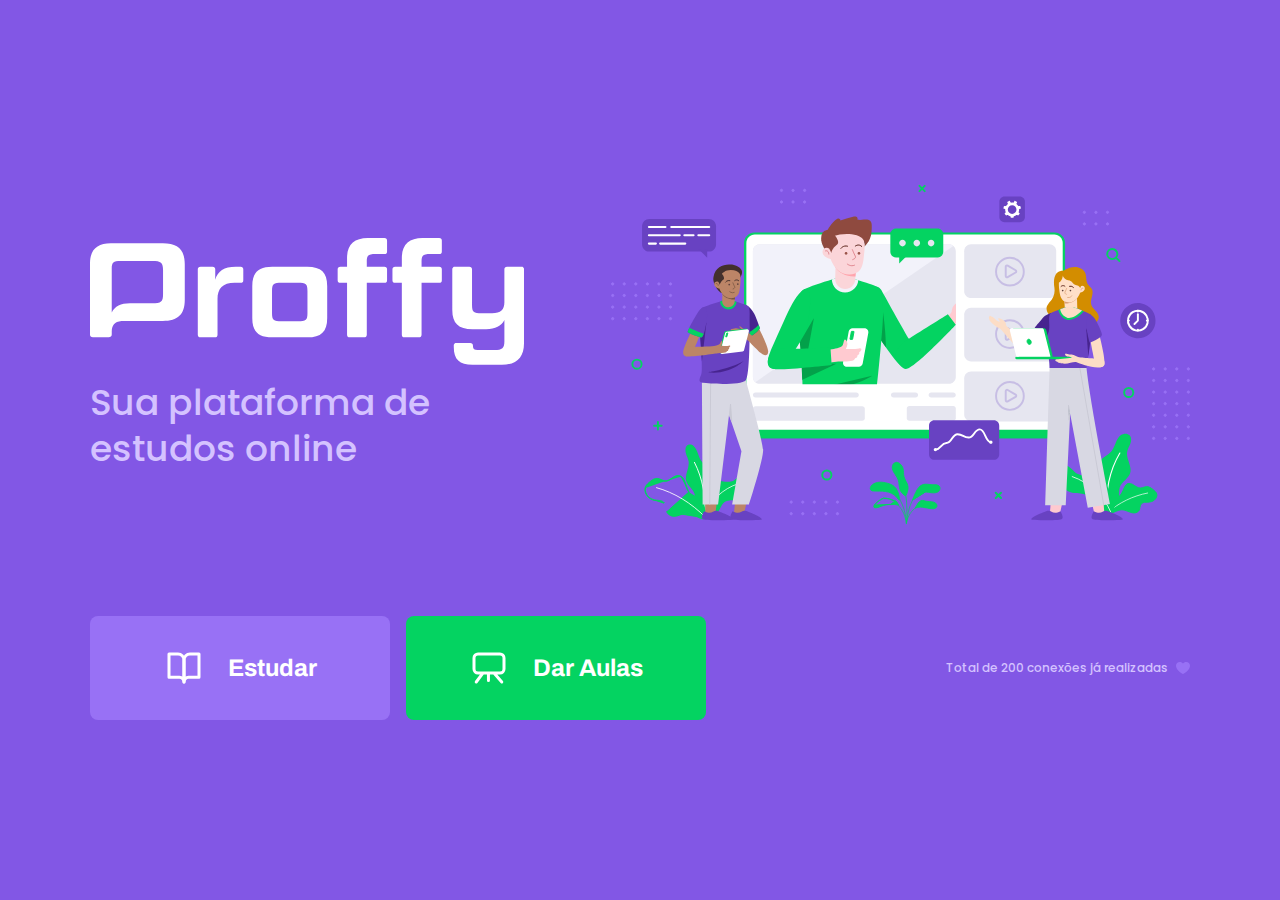
<file: index.html>
<!DOCTYPE html>
<html lang="en">
<head>
    <meta charset="UTF-8">
    <meta name="viewport" content="width=device-width, initial-scale=1.0">
    <title>Proffy Sua plataforma de estudos online</title>
    <link rel="shortcut icon" href="images/favicon.png" type="image/png">
    <meta name="theme-color" content="#8257E5">
    <link href="https://fonts.googleapis.com/css2?family=Archivo:wght@400;700&amp;family=Poppins:wght@400;600&amp;display=swap" rel="stylesheet">
    <link rel="stylesheet" href="styles/main.css">
    <link rel="stylesheet" href="styles/partials/page-landing.css">
</head>
<body id="page-landing">
    <div id="container">
        <div class="logo-container">
            <img src="images/logo.svg" alt="Proffy">
            <h2>Sua plataforma de estudos online</h2>
        </div>

        <img class="hero-image" 
        src="images/landing.svg" 
        alt="Plataforma de Estudos">

        <div class="buttons-container">
            <a class="study" href="/study.html">
                <img src="images/icons/study.svg" alt="Estudar">
                Estudar
            </a>
            <a class="give-classes" href="/give-classes.html">
                <img src="images/icons/give-classes.svg" alt="Dar Aulas">
                Dar Aulas
            </a>
        </div>

        <p class="total-connections">
            Total de 200 conexões já realizadas
            <img 
            src="images/icons/purple-heart.svg" 
            alt="Total de conexões">
        </p>

    </div>
</body>
</html>
</file>
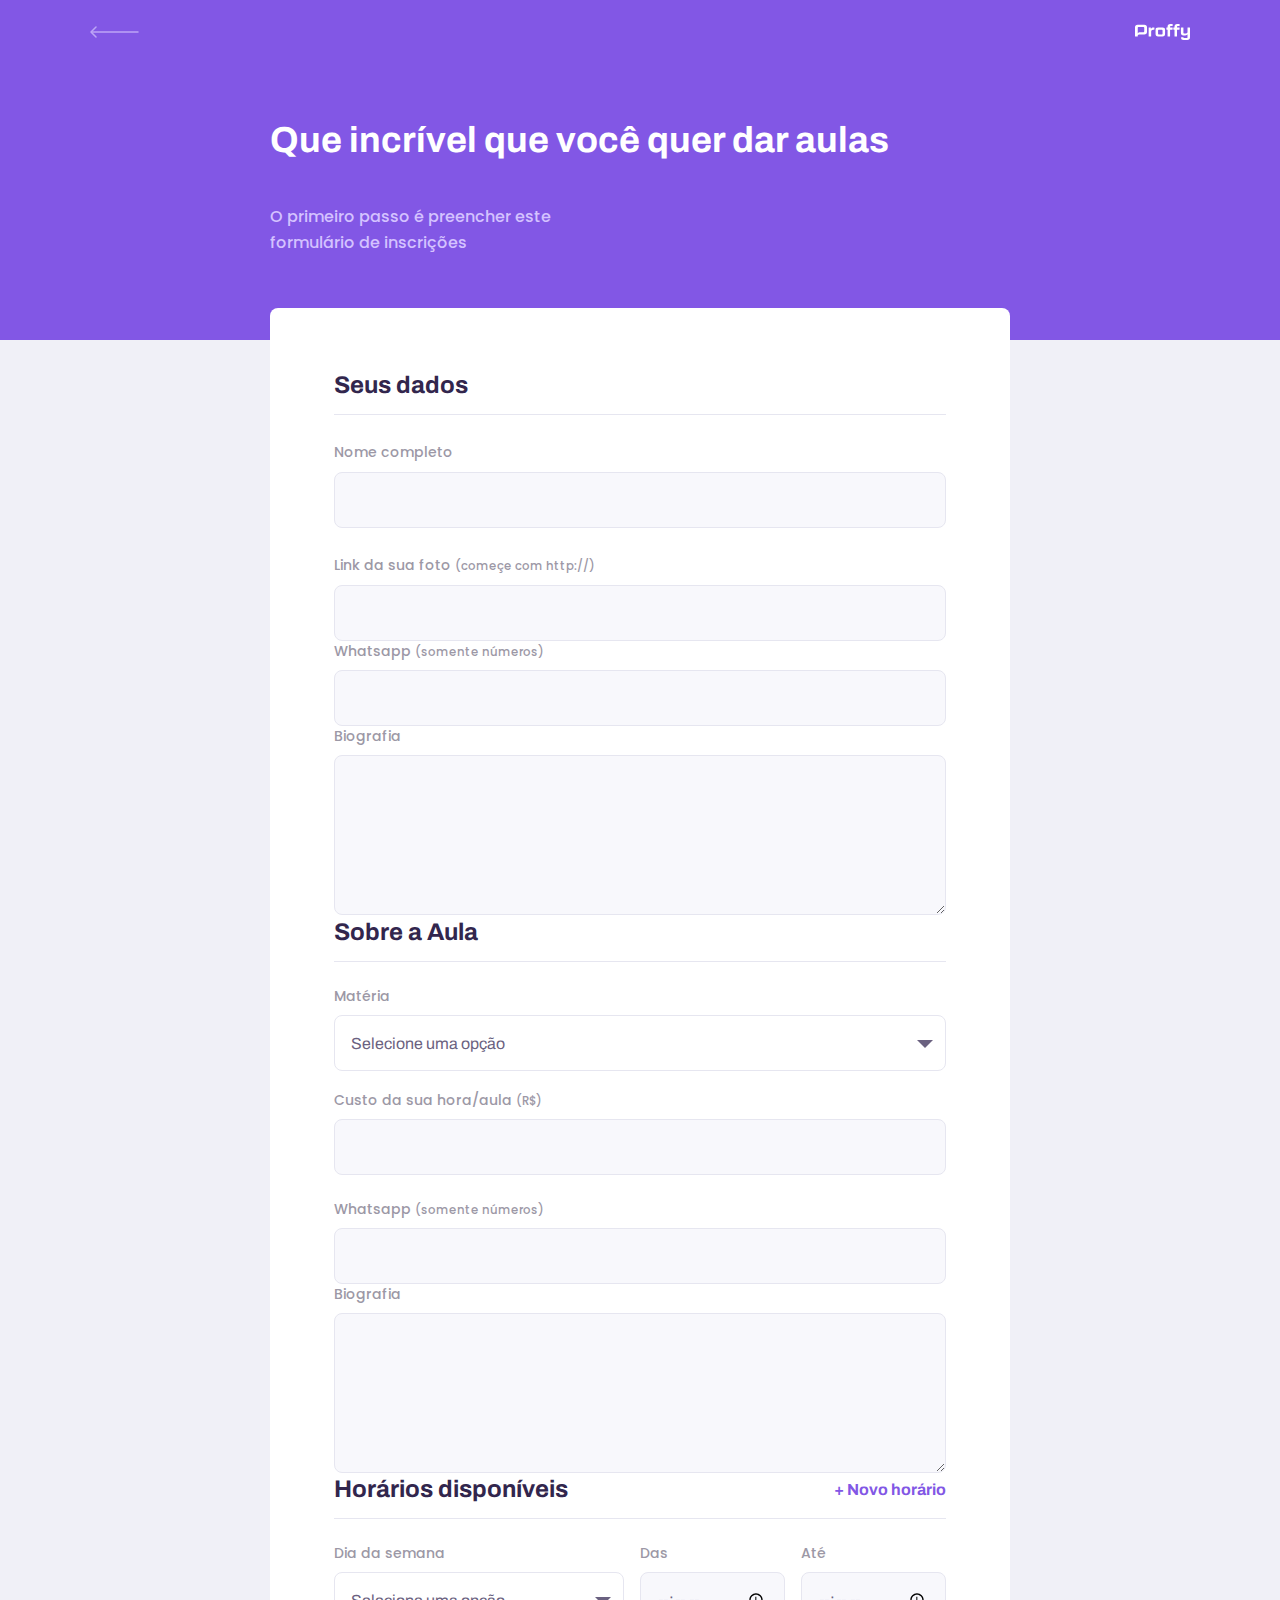
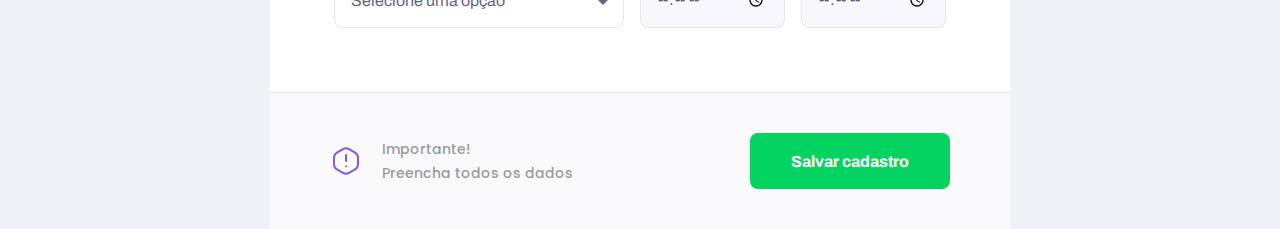
<file: give-classes.html>
<!DOCTYPE html>
<html lang="pt_br">
<head>
    <meta charset="UTF-8">
    <meta name="viewport" content="width=device-width, initial-scale=1.0">
    <title>Proffy Sua plataforma de estudos online</title>

    <link rel="shortcut icon" href="images/favicon.png" type="image/png">

    <link rel="stylesheet" href="styles/main.css">
    <link rel="stylesheet" href="styles/partials/header.css">
    <link rel="stylesheet" href="styles/partials/form.css">
    <link rel="stylesheet" href="styles/partials/page-give-classes.css">

    <link href="https://fonts.googleapis.com/css2?family=Archivo:wght@400;700&amp;family=Poppins:wght@400;600&amp;display=swap" rel="stylesheet">


    <script src="js/addField.js" defer async="false"></script>
    <script src="js/selects.js" defer></script>

</head>
<body id="page-give-classes">

    <div id="container">
        <header class="page-header">
            <div class="top-bar-container">
                <a href="">
                    <img src="images/icons/back.svg" alt="Voltar">
                </a>
                 <img src="images/logo.svg" alt="Proffy">
            </div>

            <div class="header-content">
                <strong>Que incrível que você quer dar aulas</strong>
                <p>O primeiro passo é preencher este formulário de inscrições</p>
            </div>
        </header>

        <main>
            <form action="" id="create-class">
                <fieldset>
                    <legend>Seus dados</legend>

                    <div class="input-block">
                        <label for="name">Nome completo</label>
                        <input type="text" id="name" name="name" required>
                    </div>

                    <div class="input-block">
                        <label for="avatar">Link da sua foto <small>(começe com http://)<small></label>
                        <input type="url" id="avatar" name="avatar" required>
                    </div>

                    <div class="input-block">
                        <label for="name">Whatsapp <small>(somente números)<small></label>
                        <input type="number" id="whatsapp" name="whatsapp" required>
                    </div>

                    <div class="textarea-block">
                        <label for="name">Biografia</label>
                        <textarea id="bio" name="bio" required></textarea>
                    </div>
                </fieldset>

                <fieldset>
                    <legend>Sobre a Aula</legend>

                    <div class="select-block">
                        <label for="subject">Matéria</label>
                        <select name="subject" id="subject" required>
                            <option value="">Selecione uma opção</option>
                            <option value="1">Artes</option>
                            <option value="2">Biologia</option>
                            <option value="3">Ciências</option>
                            <option value="4">Educação Física</option>
                            <option value="5">Física</option>
                            <option value="6">Geografia</option>
                            <option value="7">História</option>
                            <option value="8">Matemática</option>
                            <option value="9">Português</option>
                            <option value="10">Química</option>
                        </select>
                    </div>

                    <div class="input-block">
                        <label for="cost">Custo da sua hora/aula <small>(R$)</small></label>
                        <input type="number" id="cost" name="cost" required>
                    </div>

                    <div class="input-block">
                        <label for="name">Whatsapp <small>(somente números)<small></label>
                        <input type="number" id="whatsapp" name="whatsapp" required>
                    </div>

                    <div class="textarea-block">
                        <label for="name">Biografia</label>
                        <textarea id="bio" name="bio" required></textarea>
                    </div>
                </fieldset>

                <fieldset id="schedule-items">
                    <legend>
                        Horários disponíveis
                        <button type="button" id="add-time">+ Novo horário</button>
                    </legend>

                    <div class="schedule-item">
                        <div class="select-block">
                            <label for="weekday">Dia da semana</label>
                            <select name="weekday[]" required>
                                <option value="">Selecione uma opção</option>
                                <option value="0">Domingo</option>
                                <option value="1">Segunda</option>
                                <option value="2">Terça</option>
                                <option value="3">Quarta</option>
                                <option value="4">Quinta</option>
                                <option value="5">Sexta</option>
                                <option value="6">Sábado</option>
                            </select>
                        </div>

                        <div class="input-block">
                            <label for="time-from">Das</label>
                            <input type="time" name="time-from[]" required>
                        </div>

                        <div class="input-block">
                            <label for="time-to">Até</label>
                            <input type="time" name="time-to[]" required>
                        </div>
                    </div>
                </fieldset>
            </form>

            <footer>
                <p>
                    <img src="images/icons/warning.svg" alt="Aviso importante">
                    Importante! <br> Preencha todos os dados
                </p>

                <button type="submit" form="create-class">Salvar cadastro</button>
            </footer>
        </main>

    </div>
</body>
</html>
</file>
<file: styles/main.css>
:root {
    --color-background: #F0F0F7;
    --color-primary-lighter: #9871F5;
    --color-primary-light: #916BEA;
    --color-primary: #8257E5;
    --color-primary-dark: #774DD6;
    --color-primary-darker: #6842c2;
    --color-secondary: #04D361;
    --color-secondary-dark: #04BF58;
    --color-title-in-primary: #FFFFFF;
    --color-text-in-primary: #D4C2FF;
    --color-text-title: #32264D;
    --color-text-complement: #9C98A6;
    --color-text-base: #6A6180;
    --color-line-in-white: #E6E6F0;
    --color-input-background: #F8F8FC;
    --color-button-text: #FFFFFF;
    --color-box-base: #FFFFFF;
    --color-box-footer: #FAFAFC;
    --color-small-info: #C1BCCC;
    font-size: 60%; /* controle das medidas rem */
}


* {
    padding: 0;
    margin: 0;
    box-sizing: border-box;
}

body {
    height: 100vh;
}

html,
body {
    width: 100vw;
    background: var(--color-background);
    display: flex;
    justify-content: center;
    align-items: center;
}

body,
input,
button,
textarea {
    font-weight: 500;
    font-family: Poppins;
    font-size: 1.6rem;
    color: var(--color-text-base);
}

#container {
    width: 90vw;
    max-width: 700px;
}

button:focus {
    outline:0;
}


@media (min-width: 700px) {
    :root {
        font-size: 62.5%;
    }
}
</file>
<file: styles/partials/page-landing.css>
#page-landing {
    background: var(--color-primary);
}

#page-landing #container {
    color: var(--color-text-in-primary);
}

.logo-container img {
    height: 10rem;
}

.logo-container {
    text-align: center;
    margin-bottom: 3.2rem;
}

.logo-container  h2 {
    font-weight: 500;
    font-size: 3.6rem;
    line-height: 4.6rem;
    margin-top: 0.8rem;
}

.hero-image {
    width: 100%;
}

.buttons-container {
    display: flex;
    justify-content: center;
    margin: 3.2rem 0;
}

.buttons-container a {
    width: 30rem;
    height: 10.4rem;
    margin-right: 1.6rem;
    border-radius: .8rem;
    font: 700 2.4rem Archivo;
    display: flex;
    align-items: center;
    justify-content: center;
    text-decoration: none;
    color: var(--color-button-text);

    transition: background .2s;
}

.buttons-container a img {
    width: 4rem;
    margin-right: 2.4rem;
}

.buttons-container a.study {
    background: var(--color-primary-lighter);
}

.buttons-container a.give-classes {
    background: var(--color-secondary);
    margin-right: 0;
}

.buttons-container a.study:hover {
    background: var(--color-primary-light);
}

.buttons-container a.give-classes:hover {
    background: var(--color-secondary-dark);
}

.total-connections {
    font-size: 1.8rem;

    display: flex;
    align-items: center;
    justify-content: center;
}

.total-connections img {
    margin-left: .8rem;
}

@media (max-width: 699px) {
    :root {
        font-size: 40%; /* controle das medidas rem */
    }
}

@media (min-width: 1100px) {
    #page-landing #container {
        max-width: 1100px;
        display: grid;
        grid-template-columns: 2fr 1fr 2fr;
        grid-template-rows: 350px 1fr;
        grid-template-areas: 
        "proffy image image"
        "button button texting";
        column-gap: 87px;
        row-gap: 86px;
    }

    .logo-container {
        grid-area: proffy;
        text-align: initial;
        align-self: center;
        margin: 0;
    }

    .logo-container img {
        height: 127px;
    }

    .hero-image {
        grid-area: image;
        height: 350px;
    }

    .buttons-container {
        grid-area: button;
        justify-content: flex-start;
        margin: 0;
    }

    .total-connections {
        grid-area: texting;
        justify-self: flex-end;
        font-size: 1.2rem;
    }
}
</file>
<file: styles/partials/header.css>
.page-header {
    background-color: var(--color-primary);
    width: 100%;
    display: flex;
    flex-direction: column;
}

.page-header .top-bar-container {
    width: 90%;
    display: flex;
    align-items: center;
    justify-content: space-between;
    margin: 0 auto;
    padding: 1.6rem 0;
}

.page-header .top-bar-container a {
    height: 3.2rem;
    transition: opacity .2s;
}

.page-header .top-bar-container a:hover {
    opacity: .6;
}

.page-header .top-bar-container > img {
    height: 1.6rem;
}

.page-header .header-content {
    width: 90%;
    margin: 3.2rem auto;
    position: relative;
}

.page-header .header-content p {
   max-width: 30rem;
   font-size: 1.6rem;
   line-height: 2.6rem;
   color: var(--color-text-in-primary);
   margin-top: 2.4rem;
}


.page-header .header-content strong {
    font: 700 3.6rem Archivo;
    line-height: 8rem;
    color: var(--color-title-in-primary);
}


@media (min-width: 700px) {
    #page-study #container {
        max-width: 100vw;
    }

    .page-header {
        height: 340px;
    }

    .page-header .top-bar-container {
        max-width: 1100px;
    }

    .page-header .header-content {
        max-width: 740px;

        margin: 0 auto;

        flex: 1 1;
        padding-bottom: 48px;
        display: flex;
        flex-direction: column;
        justify-content: center;
    }
}
</file>
<file: styles/partials/form.css>
.select-block label,
.input-block label,
.textarea-block label {
    font-size: 1.4rem;
    color: var(--color-text-complement);
}

.input-block input,
.select-element-selected ,
.textarea-block textarea {
    width: 100%;
    height: 5.6rem;
    margin-top: .8rem;
    border-radius: .8rem;
    background: var(--color-input-background);
    border: 1px solid var(--color-line-in-white);
    outline: 0;
    padding: 0 1.6rem;
    font: 1.6rem Archivo;
}

.textarea-block textarea {
    padding: 1.2rem 1.6rem;
    height: 16rem;
    resize: vertical;
}

.select-block {
    height: 8rem;
}

.select-block > div {
    line-height: 5.6rem;
}

/* Begin of changes */

.select-block select {
    display: none;
}

.select-hidden {
    display: none;
}

.select-element-selected {
    position: absolute;
    background-color: var(--color-box-base);
    left: 0;
    right: 0;
    z-index: 99;
}

.select-items {
    position: absolute;
    background-color: var(--color-box-base);
    top: 110%;
    border: 1px solid var(--color-line-in-white);
    left: 0;
    right: 0;
    z-index: 100;
    margin: 0;
    padding: 0;
    border-radius: .8rem ;
}

.select-items div {
    padding: 1rem;
    position: relative;
}

.select-items div::after {
    content: "";
    background: var(--color-primary-light);
    width: 100%;
    height: 2px;
    position: absolute;
    left: 0;
    right: 0;
    bottom: 0;
}

.select-items div:last-child::after {
    background: none;
}

.select-element-selected:after {
    position: absolute;
    content: "";
    top: 24px;
    right: 12px;
    width: 0;
    height: 0;
    border: 8px solid transparent;
    border-color: var(--color-text-base) transparent transparent transparent;
}

.select-element-selected.select-arrow-active:after {
    border-color: transparent transparent var(--color-text-base) transparent;
    top: 12px;
}

.input-block,
.select-block,
.textarea-block {
    position: relative;
}

/* End of changes */

.input-block:focus-within::after,
.textarea-block:focus-within::after {
    content: "";
    width: calc(100% - 3.2rem);
    height: 2px;

    background: var(--color-primary-light);
    position: absolute;
    left: 1.6rem;
    right: 1.6rem;
    bottom: 0;
}

@media (min-width: 700px) {
    .select-items div {
        padding: .6rem;
        font-size: 1.4rem;
    }
}
</file>
<file: styles/partials/page-give-classes.css>
#page-give-classes #container {
    width: 100vw;
    height: 100vh;
}

#page-give-classes .page-header .header-content {
    margin-bottom: 6.4rem;
}

#page-give-classes main {
    background: var(--color-box-base);
    width: 100%;
    max-width: 74rem;
    border-radius: .8rem;
    margin: -3.2rem auto 3.2rem;
    padding-top: 6.4rem;
}

#page-give-classes fieldset {
    border: none;
    padding: 0 2.4rem;
}

#page-give-classes fieldset legend{
   font: 700 2.4rem Archivo;
   color: var(--color-text-title);
   margin-bottom: 2.4rem;
   display: flex;
   justify-content: space-between;
   align-items: center;
   width: 100%;
   padding-bottom: 1.6rem;

   border-bottom: 1px solid var(--color-line-in-white);
}

#page-give-classes fieldset legend button {
    background: none;
    border: 0;

    color: var(--color-primary);
    font: 700 1.6rem Archivo;

    cursor: pointer;
    transition: .2s;
}

#page-give-classes fieldset legend button:hover {
    transform: translateY(-5px);

    color: var(--color-primary-dark);
}

#page-give-classes fieldset + fieldset {
    margin-top: 6.4rem;
}

#page-give-classes .input-block + .input-block,
#page-give-classes .input-block + .textarea-block,
#page-give-classes .select-block + .input-block {
    margin-top: 2.4rem;
}


#page-give-classes main footer {
    padding: 4rem 2.4rem;

    background: var(--color-box-footer);
    border-top: 1px solid var(--color-line-in-white);
    margin-top: 6.4rem;

}

#page-give-classes main footer p {
    display: flex;
    align-items: center;
    justify-content: center;

    font-size: 1.4rem;

    line-height: 2.4rem;
    color: var(--color-text-complement);

}

#page-give-classes main footer p img {
    margin-right: 2rem;
}

#page-give-classes main footer button {
   width: 100%;
   height: 5.6rem;
   background: var(--color-secondary);
   color: var(--color-button-text);
   border: 0;
   border-radius: .8rem;
   cursor: pointer;
   font: 700 1.6rem Archivo;
   display: flex;
   align-items: center;
   justify-content: center;
   text-decoration: none;
   transform: .2s;
   margin-top: 3.2rem;
}

.schedule-item + .schedule-item {
    margin-top: 3.2rem;
    padding-top: 3.2rem;
    border-top: 1px solid var(--color-line-in-white);
}



@media (min-width: 700px) {
    #page-give-classes #container {
        max-width: 100vw;
    }

    #page-give-classes .page-header .header-content {
        margin-bottom: 0;
    }

    #page-give-classes main fieldset {
        padding: 0 64px;
    }

    .schedule-item {
        display: grid;
        grid-template-columns: 2fr 1fr 1fr;
        column-gap: 1.6rem;
    }

    #page-give-classes #schedule-items .select-block + .input-block,
    #page-give-classes #schedule-items .input-block + .input-block{
        margin-top: 0;
    }

    #page-give-classes main footer {
        padding: 40px 60px;

        display: flex;
        align-items: center;
        justify-content: space-between;
    }

    #page-give-classes main footer button {
        margin-top: 0;
        width: 200px;
    }
    
}
</file>
